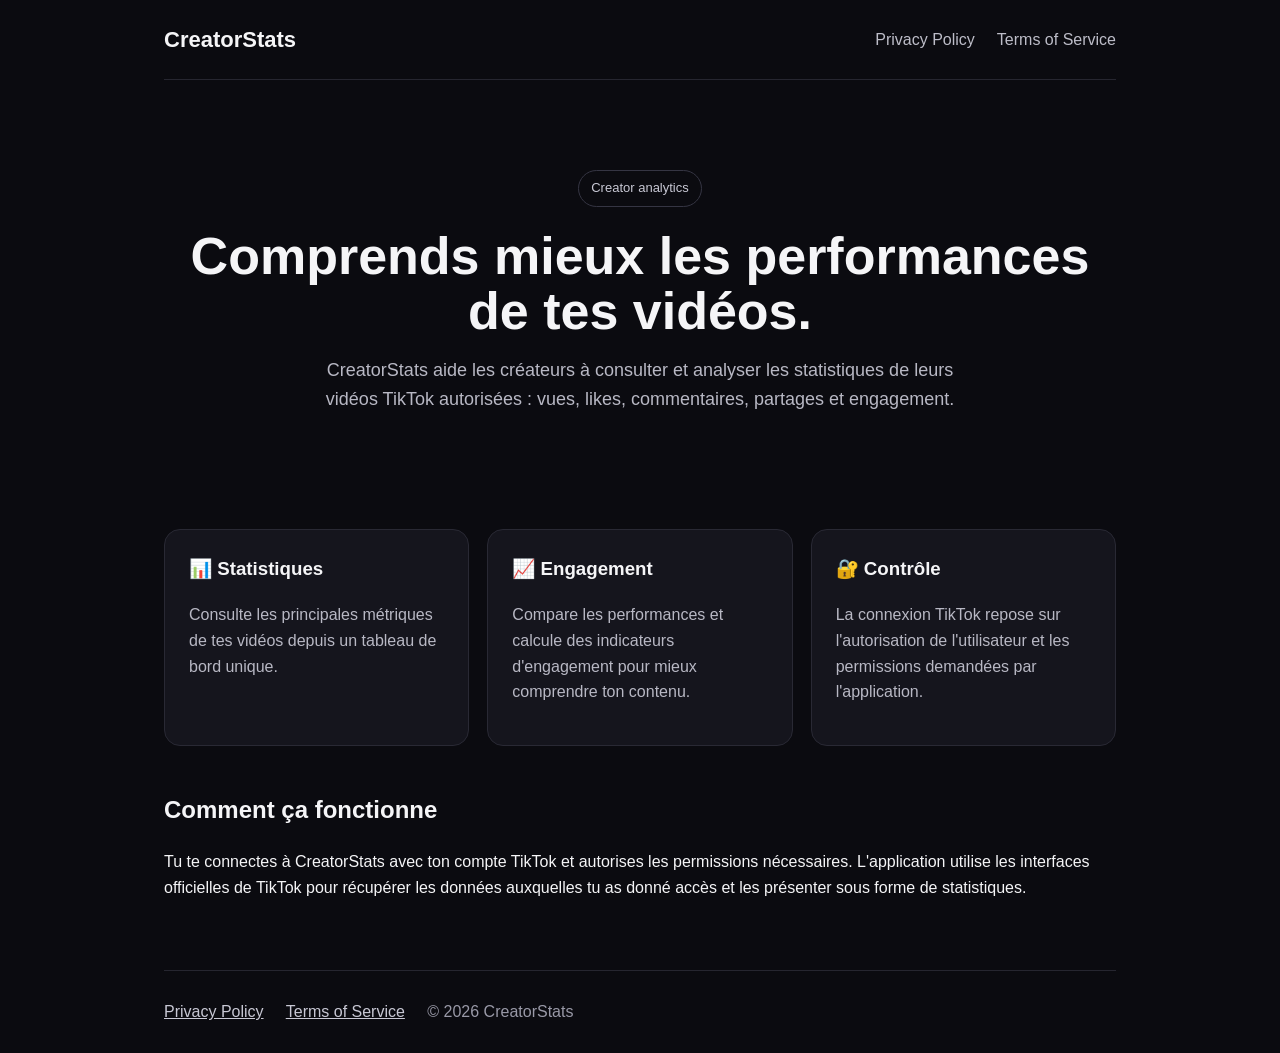
<file: index.html>
<!doctype html>
<html lang="fr">
<head>
<meta charset="utf-8">
<meta name="viewport" content="width=device-width,initial-scale=1">
<title>CreatorStats — Analyse de performances</title>
<link rel="stylesheet" href="style.css">
</head>
<body>
<div class="container">
<nav>
  <div class="logo">CreatorStats</div>
  <div><a href="privacy.html">Privacy Policy</a><a href="terms.html">Terms of Service</a></div>
</nav>
<section class="hero">
  <span class="badge">Creator analytics</span>
  <h1>Comprends mieux les performances de tes vidéos.</h1>
  <p>CreatorStats aide les créateurs à consulter et analyser les statistiques de leurs vidéos TikTok autorisées : vues, likes, commentaires, partages et engagement.</p>
</section>
<section class="grid">
  <div class="card"><h3>📊 Statistiques</h3><p>Consulte les principales métriques de tes vidéos depuis un tableau de bord unique.</p></div>
  <div class="card"><h3>📈 Engagement</h3><p>Compare les performances et calcule des indicateurs d'engagement pour mieux comprendre ton contenu.</p></div>
  <div class="card"><h3>🔐 Contrôle</h3><p>La connexion TikTok repose sur l'autorisation de l'utilisateur et les permissions demandées par l'application.</p></div>
</section>
<section>
<h2>Comment ça fonctionne</h2>
<p>Tu te connectes à CreatorStats avec ton compte TikTok et autorises les permissions nécessaires. L'application utilise les interfaces officielles de TikTok pour récupérer les données auxquelles tu as donné accès et les présenter sous forme de statistiques.</p>
</section>
<footer>
<a href="privacy.html">Privacy Policy</a>
<a href="terms.html">Terms of Service</a>
<span>© 2026 CreatorStats</span>
</footer>
</div>
</body>
</html>
</file>
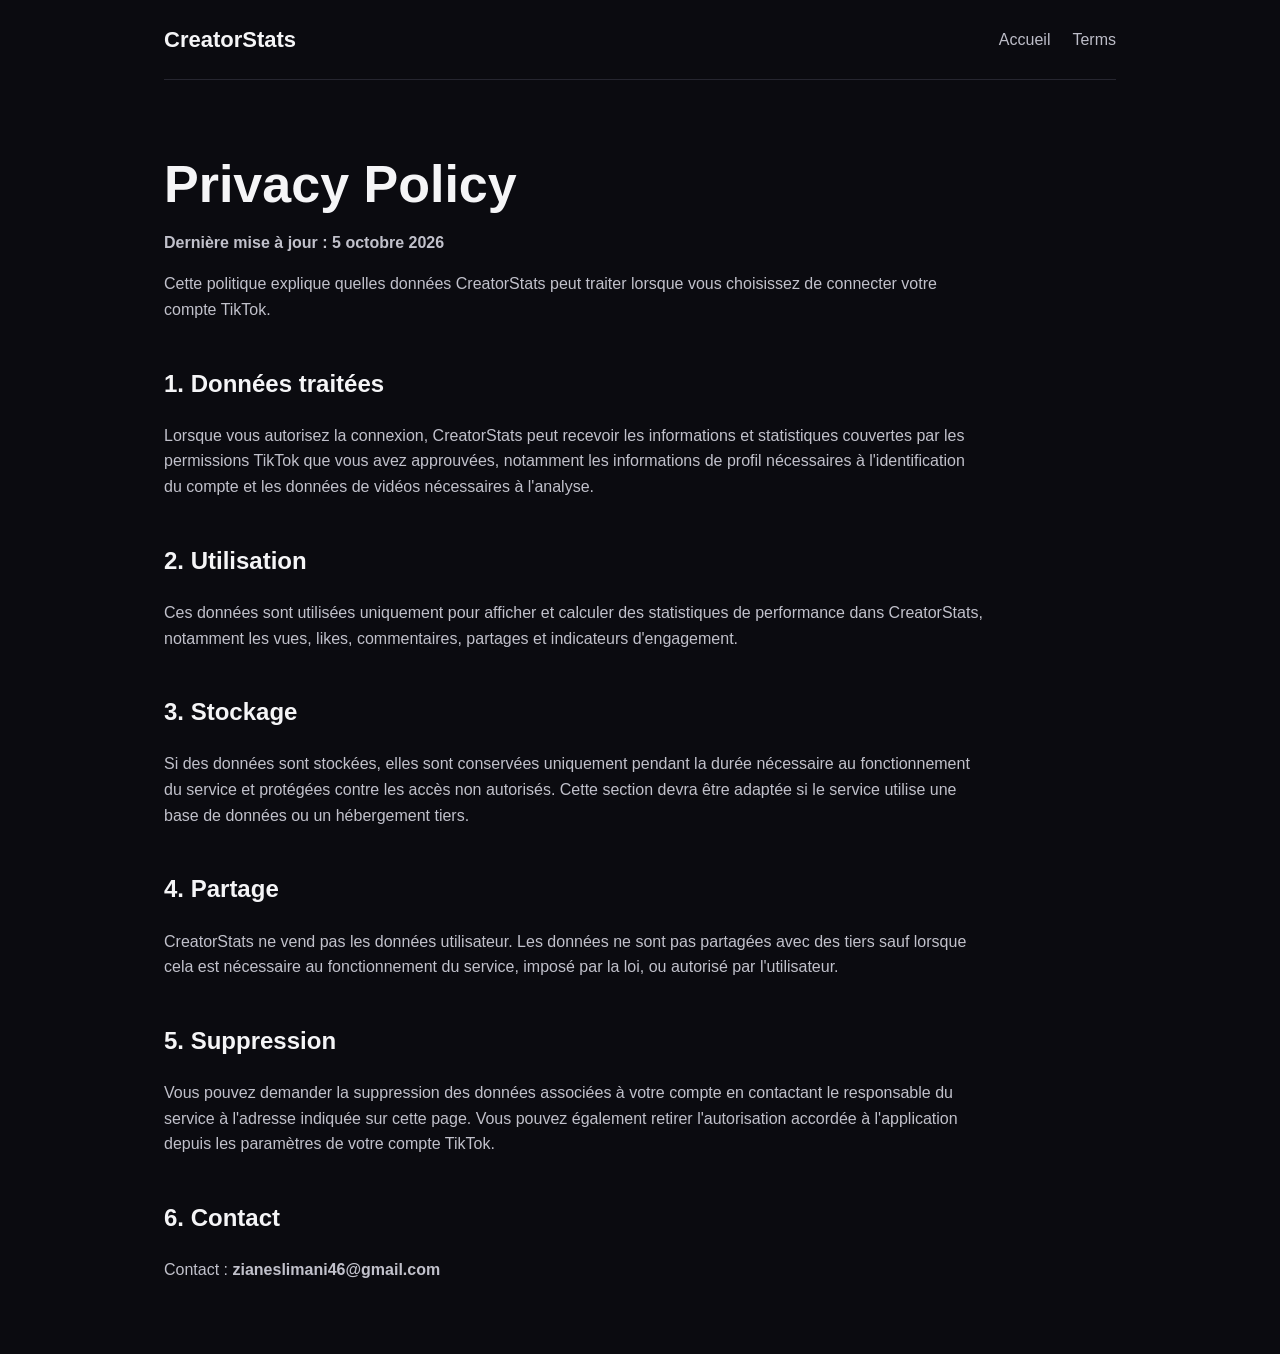
<file: privacy.html>
<!doctype html>
<html lang="fr"><head><meta charset="utf-8"><meta name="viewport" content="width=device-width,initial-scale=1"><title>Privacy Policy — CreatorStats</title><link rel="stylesheet" href="style.css"></head>
<body><div class="container"><nav><div class="logo">CreatorStats</div><div><a href="index.html">Accueil</a><a href="terms.html">Terms</a></div></nav>
<main class="page">
<h1>Privacy Policy</h1>
<p><strong>Dernière mise à jour : 5 octobre 2026</strong></p>
<p>Cette politique explique quelles données CreatorStats peut traiter lorsque vous choisissez de connecter votre compte TikTok.</p>
<h2>1. Données traitées</h2>
<p>Lorsque vous autorisez la connexion, CreatorStats peut recevoir les informations et statistiques couvertes par les permissions TikTok que vous avez approuvées, notamment les informations de profil nécessaires à l'identification du compte et les données de vidéos nécessaires à l'analyse.</p>
<h2>2. Utilisation</h2>
<p>Ces données sont utilisées uniquement pour afficher et calculer des statistiques de performance dans CreatorStats, notamment les vues, likes, commentaires, partages et indicateurs d'engagement.</p>
<h2>3. Stockage</h2>
<p>Si des données sont stockées, elles sont conservées uniquement pendant la durée nécessaire au fonctionnement du service et protégées contre les accès non autorisés. Cette section devra être adaptée si le service utilise une base de données ou un hébergement tiers.</p>
<h2>4. Partage</h2>
<p>CreatorStats ne vend pas les données utilisateur. Les données ne sont pas partagées avec des tiers sauf lorsque cela est nécessaire au fonctionnement du service, imposé par la loi, ou autorisé par l'utilisateur.</p>
<h2>5. Suppression</h2>
<p>Vous pouvez demander la suppression des données associées à votre compte en contactant le responsable du service à l'adresse indiquée sur cette page. Vous pouvez également retirer l'autorisation accordée à l'application depuis les paramètres de votre compte TikTok.</p>
<h2>6. Contact</h2>
<p>Contact : <strong>zianeslimani46@gmail.com</strong></p>
<p></p>
</main></div></body></html>
</file>
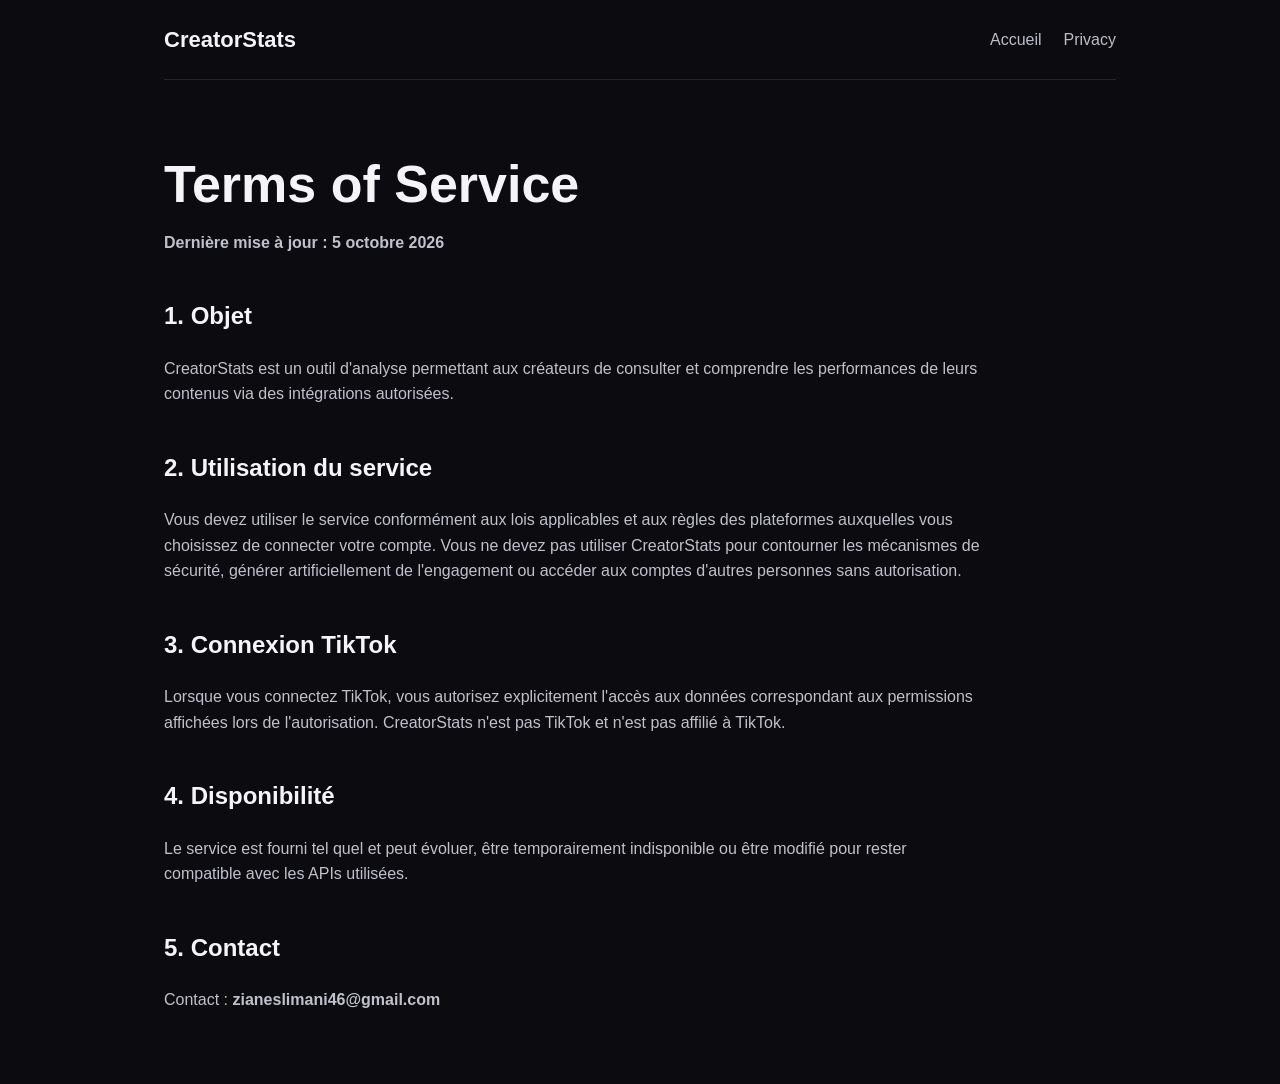
<file: terms.html>
<!doctype html>
<html lang="fr"><head><meta charset="utf-8"><meta name="viewport" content="width=device-width,initial-scale=1"><title>Terms of Service — CreatorStats</title><link rel="stylesheet" href="style.css"></head>
<body><div class="container"><nav><div class="logo">CreatorStats</div><div><a href="index.html">Accueil</a><a href="privacy.html">Privacy</a></div></nav>
<main class="page">
<h1>Terms of Service</h1>
<p><strong>Dernière mise à jour : 5 octobre 2026</strong></p>
<h2>1. Objet</h2>
<p>CreatorStats est un outil d'analyse permettant aux créateurs de consulter et comprendre les performances de leurs contenus via des intégrations autorisées.</p>
<h2>2. Utilisation du service</h2>
<p>Vous devez utiliser le service conformément aux lois applicables et aux règles des plateformes auxquelles vous choisissez de connecter votre compte. Vous ne devez pas utiliser CreatorStats pour contourner les mécanismes de sécurité, générer artificiellement de l'engagement ou accéder aux comptes d'autres personnes sans autorisation.</p>
<h2>3. Connexion TikTok</h2>
<p>Lorsque vous connectez TikTok, vous autorisez explicitement l'accès aux données correspondant aux permissions affichées lors de l'autorisation. CreatorStats n'est pas TikTok et n'est pas affilié à TikTok.</p>
<h2>4. Disponibilité</h2>
<p>Le service est fourni tel quel et peut évoluer, être temporairement indisponible ou être modifié pour rester compatible avec les APIs utilisées.</p>
<h2>5. Contact</h2>
<p>Contact : <strong>zianeslimani46@gmail.com</strong></p>
<p></p>
</main></div></body></html>
</file>
<file: style.css>
*{box-sizing:border-box}
body{margin:0;font-family:Inter,Segoe UI,Arial,sans-serif;background:#0b0b10;color:#f5f5f7;line-height:1.6}
.container{max-width:1000px;margin:auto;padding:0 24px}
nav{display:flex;justify-content:space-between;align-items:center;padding:22px 0;border-bottom:1px solid #262630}
.logo{font-weight:800;font-size:22px}
nav a{color:#bdbdc8;text-decoration:none;margin-left:22px}
nav a:hover{color:#fff}
.hero{padding:90px 0 70px;text-align:center}
.badge{display:inline-block;padding:7px 12px;border:1px solid #353543;border-radius:999px;color:#c8c8d4;font-size:13px}
h1{font-size:52px;line-height:1.05;margin:22px 0 18px}
h2{margin-top:42px}
.hero p{max-width:680px;margin:0 auto;color:#b8b8c4;font-size:18px}
.grid{display:grid;grid-template-columns:repeat(3,1fr);gap:18px;margin:45px 0}
.card{background:#15151d;border:1px solid #292934;border-radius:16px;padding:24px}
.card h3{margin-top:0}
.card p{color:#b8b8c4}
footer{border-top:1px solid #262630;margin-top:70px;padding:28px 0;color:#9999a7}
footer a{color:#c8c8d4;margin-right:18px}
.page{padding:55px 0;max-width:820px}
.page p,.page li{color:#c1c1cb}
@media(max-width:750px){h1{font-size:38px}.grid{grid-template-columns:1fr}nav{display:block}nav a{margin-left:0;margin-right:15px}}
</file>
